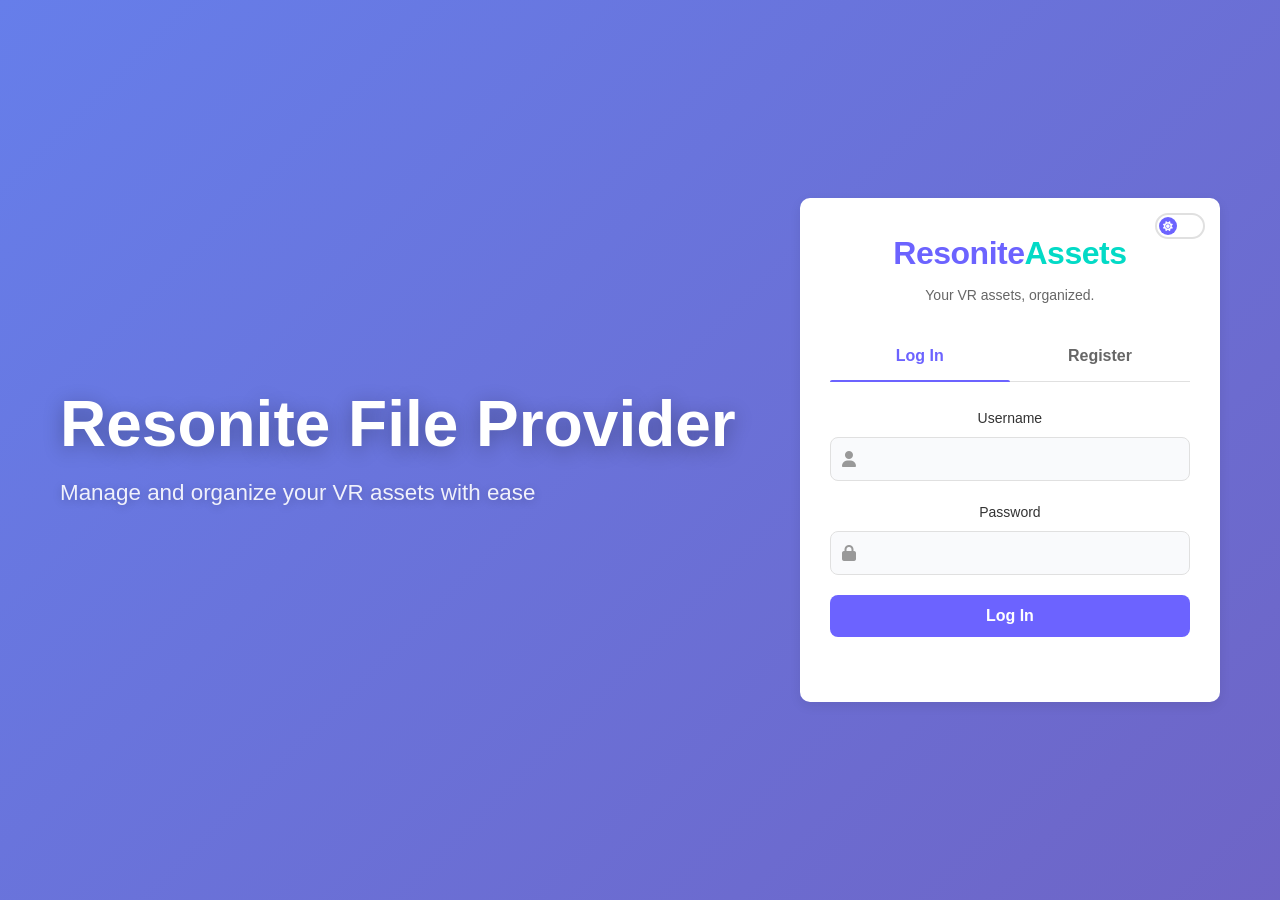
<file: upload-site/login.html>
<!DOCTYPE html>
<html lang="en">
<head>
    <meta charset="UTF-8">
    <meta name="viewport" content="width=device-width, initial-scale=1.0">
    <title>Resonite Asset Manager - Login</title>
    <link rel="stylesheet" href="https://cdnjs.cloudflare.com/ajax/libs/font-awesome/6.4.0/css/all.min.css">
    <link rel="stylesheet" href="styles.css">
    <script src="js/theme.js"></script>
    <style>
        /* Hide dashboard by default */
        #dashboard-section {
            display: none;
        }
        
        /* Login page layout */
        body {
            min-height: 100vh;
            margin: 0;
            padding: 0;
            overflow-x: hidden;
            background: linear-gradient(135deg, #667eea 0%, #764ba2 50%, #00cec9 100%);
            background-size: 400% 400%;
            animation: gradientShift 15s ease infinite;
        }
        
        @keyframes gradientShift {
            0% { background-position: 0% 50%; }
            50% { background-position: 100% 50%; }
            100% { background-position: 0% 50%; }
        }
        
        #auth-section {
            display: flex;
            min-height: 100vh;
            align-items: center;
            justify-content: center;
            padding: 40px;
            background: none;
        }
        
        .auth-layout {
            display: flex;
            align-items: center;
            gap: 4rem;
            max-width: 1200px;
            width: 100%;
        }
        
        .auth-container {
            max-width: 450px;
            position: relative;
            text-align: center;
        }
        
        .hero-text {
            color: white;
            text-align: left;
            flex-shrink: 0;
        }
        
        .hero-title {
            font-size: 4rem;
            font-weight: 700;
            margin-bottom: 1rem;
            text-shadow: 0 4px 20px rgba(0,0,0,0.3);
            line-height: 1.1;
        }
        
        .hero-subtitle {
            font-size: 1.4rem;
            font-weight: 300;
            opacity: 0.9;
            text-shadow: 0 2px 10px rgba(0,0,0,0.2);
        }
        
        @media (max-width: 1024px) {
            .auth-layout {
                flex-direction: column;
                gap: 2rem;
                text-align: center;
            }
            
            .hero-text {
                text-align: center;
            }
            
            .hero-title {
                font-size: 3rem;
            }
            
            .hero-subtitle {
                font-size: 1.2rem;
            }
        }
        
        @media (max-width: 768px) {
            .hero-title {
                font-size: 2.5rem;
            }
            
            .hero-subtitle {
                font-size: 1.1rem;
            }
            
            #auth-section {
                padding: 20px;
            }
        }
        
        @media (max-width: 480px) {
            .hero-title {
                font-size: 2rem;
            }
            
            .hero-subtitle {
                font-size: 1rem;
            }
        }
    </style>
</head>
<body>
    <div id="app">
        <!-- Auth Section -->
        <section id="auth-section" class="active-section">
            <div class="container">
                <div class="auth-layout">
                    <!-- Hero Text -->
                    <div class="hero-text">
                        <h1 class="hero-title">Resonite File Provider</h1>
                        <p class="hero-subtitle">Manage and organize your VR assets with ease</p>
                    </div>
                    
                    <div class="auth-container">
                        <div style="position: absolute; top: 15px; right: 15px;">
                            <div id="theme-toggle" class="theme-toggle" title="Toggle dark mode">
                                <div class="theme-toggle-slider">
                                    <i class="theme-toggle-icon fas fa-sun"></i>
                                </div>
                            </div>
                        </div>
                        
                        <div class="logo-container">
                            <div class="logo">Resonite<span>Assets</span></div>
                            <p class="tagline">Your VR assets, organized.</p>
                        </div>
                    
                    <div class="tabs">
                        <div class="tab active" data-tab="login">Log In</div>
                        <div class="tab" data-tab="register">Register</div>
                    </div>
                    
                    <div class="form-container login active-form">
                        <form id="login-form" action="/auth/login" method="POST">
                            <div class="input-group">
                                <label for="login-username">Username</label>
                                <div class="input-icon">
                                    <i class="fas fa-user"></i>
                                    <input type="text" id="login-username" name="username" required>
                                </div>
                            </div>
                            <div class="input-group">
                                <label for="login-password">Password</label>
                                <div class="input-icon">
                                    <i class="fas fa-lock"></i>
                                    <input type="password" id="login-password" name="password" required>
                                </div>
                            </div>
                            <button type="submit" class="btn btn-primary">Log In</button>
                            <p id="login-message" class="message"></p>
                        </form>
                    </div>
                    
                    <div class="form-container register">
                        <form id="register-form" action="/auth/register" method="POST">
                            <div class="input-group">
                                <label for="register-username">Username</label>
                                <div class="input-icon">
                                    <i class="fas fa-user"></i>
                                    <input type="text" id="register-username" name="username" required>
                                </div>
                            </div>
                            <div class="input-group">
                                <label for="register-password">Password</label>
                                <div class="input-icon">
                                    <i class="fas fa-lock"></i>
                                    <input type="password" id="register-password" name="password" required>
                                </div>
                            </div>
                            <div class="input-group">
                                <label for="register-confirm">Confirm Password</label>
                                <div class="input-icon">
                                    <i class="fas fa-lock"></i>
                                    <input type="password" id="register-confirm" required>
                                </div>
                            </div>
                            <div class="input-group" id="invite-code-group" style="display: none;">
                                <label for="register-invite-code">Invite Code</label>
                                <div class="input-icon">
                                    <i class="fas fa-ticket-alt"></i>
                                    <input type="text" id="register-invite-code" name="inviteCode" placeholder="Enter invite code">
                                </div>
                            </div>
                            <button type="submit" class="btn btn-primary">Register</button>
                            <p id="register-message" class="message"></p>
                        </form>
                    </div>
                    </div>
                </div>
            </div>
        </section>
    </div>
    
    <script>
    console.log("Login page loaded");
    </script>
    <script src="js/auth.js"></script>
    <script>
    console.log("Auth.js script loaded");
    // Add debug output to show auth cookie
    document.addEventListener('DOMContentLoaded', () => {
        console.log("Login page fully loaded");
        console.log("Current cookies:", document.cookie);
        
        // Check for existing auth cookie and redirect if present
        function getCookie(name) {
            const value = `; ${document.cookie}`;
            const parts = value.split(`; ${name}=`);
            if (parts.length === 2) return parts.pop().split(';').shift();
            return null;
        }
        
        // Try to redirect to dashboard if we have a token
        const authToken = getCookie('auth_token');
        if (authToken) {
            console.log("Found auth token, redirecting to dashboard...");
            // Add a timestamp parameter to prevent caching
            window.location.replace(`/dashboard?t=${Date.now()}`);
            return;
        }
        
        // Check for query parameters
        const urlParams = new URLSearchParams(window.location.search);
        if (urlParams.has('debug')) {
            console.log("Debug mode enabled");
        }
        
        // If redirected from dashboard, show debug info
        if (urlParams.has('from')) {
            console.log("Redirected from:", urlParams.get('from'));
        }
    });
    </script>
</body>
</html>
</file>
<file: upload-site/styles.css>
:root {
    --primary-color: #6c63ff;
    --primary-light: #9d97ff;
    --primary-dark: #4b45b3;
    --secondary-color: #03dac6;
    --secondary-dark: #018786;
    --text-color: #333333;
    --text-light: #666666;
    --text-lighter: #999999;
    --bg-color: #f5f7fa;
    --white: #ffffff;
    --error-color: #e53935;
    --warning-color: #ff9800;
    --success-color: #4caf50;
    --border-color: #e0e0e0;
    --shadow-color: rgba(0, 0, 0, 0.1);
    --card-shadow: 0 4px 12px rgba(0, 0, 0, 0.08);
    --transition: all 0.3s ease;
    --border-radius: 10px;
}

/* Dark theme variables */
[data-theme="dark"] {
    --primary-color: #7c73ff;
    --primary-light: #a59dff;
    --primary-dark: #5b55b3;
    --secondary-color: #1de9b6;
    --secondary-dark: #00bfa5;
    --text-color: #e4e6ea;
    --text-light: #b0b3b8;
    --text-lighter: #8a8d91;
    --bg-color: #18191a;
    --white: #242526;
    --error-color: #ff5252;
    --warning-color: #ffb74d;
    --success-color: #66bb6a;
    --border-color: #3a3b3c;
    --shadow-color: rgba(0, 0, 0, 0.3);
    --card-shadow: 0 4px 12px rgba(0, 0, 0, 0.25);
}

* {
    margin: 0;
    padding: 0;
    box-sizing: border-box;
}

body {
    font-family: 'Segoe UI', Tahoma, Geneva, Verdana, sans-serif;
    background-color: var(--bg-color);
    color: var(--text-color);
    line-height: 1.6;
}

.container {
    width: 100%;
    max-width: 1280px;
    margin: 0 auto;
    padding: 0 20px;
}

.hidden {
    display: none !important;
}

.mt-4 {
    margin-top: 1.5rem;
}

/* Auth Section */
#auth-section {
    display: none;
    min-height: 100vh;
    display: flex;
    align-items: center;
    justify-content: center;
    background: linear-gradient(135deg, var(--primary-light), var(--primary-dark));
    padding: 20px;
}

#auth-section.active-section {
    display: flex;
}

.auth-container {
    background-color: var(--white);
    border-radius: var(--border-radius);
    box-shadow: var(--card-shadow);
    width: 100%;
    max-width: 400px;
    overflow: hidden;
    padding: 30px;
    animation: fadeIn 0.5s ease;
}

@keyframes fadeIn {
    from {
        opacity: 0;
        transform: translateY(-10px);
    }
    to {
        opacity: 1;
        transform: translateY(0);
    }
}

.logo-container {
    text-align: center;
    margin-bottom: 25px;
}

.logo {
    font-size: 32px;
    font-weight: 700;
    color: var(--primary-color);
    letter-spacing: -0.5px;
}

.logo span {
    color: var(--secondary-color);
}

.tagline {
    color: var(--text-light);
    font-size: 14px;
    margin-top: 5px;
}

.tabs {
    display: flex;
    margin-bottom: 25px;
    border-bottom: 1px solid var(--border-color);
}

.tab {
    flex: 1;
    text-align: center;
    padding: 12px 0;
    cursor: pointer;
    font-weight: 600;
    transition: var(--transition);
    color: var(--text-light);
    position: relative;
}

.tab.active {
    color: var(--primary-color);
}

.tab.active::after {
    content: '';
    position: absolute;
    bottom: -1px;
    left: 0;
    width: 100%;
    height: 2px;
    background-color: var(--primary-color);
    border-radius: 2px 2px 0 0;
}

.form-container {
    display: none;
}

.form-container.active-form {
    display: block;
    animation: fadeIn 0.3s ease;
}

.input-group {
    margin-bottom: 20px;
}

label {
    display: block;
    margin-bottom: 8px;
    font-weight: 500;
    font-size: 14px;
    color: var(--text-color);
}

input {
    width: 100%;
    padding: 12px;
    border: 1px solid var(--border-color);
    border-radius: 8px;
    font-size: 16px;
    transition: var(--transition);
    background-color: #f9fafc;
}

input:focus {
    border-color: var(--primary-light);
    outline: none;
    box-shadow: 0 0 0 3px rgba(108, 99, 255, 0.1);
    background-color: var(--white);
}

.input-icon {
    position: relative;
}

.input-icon i {
    position: absolute;
    left: 12px;
    top: 50%;
    transform: translateY(-50%);
    color: var(--text-lighter);
}

.input-icon input {
    padding-left: 40px;
}

.btn {
    background-color: var(--primary-color);
    color: var(--white);
    border: none;
    padding: 12px 20px;
    border-radius: 8px;
    cursor: pointer;
    font-size: 16px;
    font-weight: 600;
    transition: var(--transition);
    width: 100%;
    display: inline-flex;
    align-items: center;
    justify-content: center;
    gap: 8px;
}

.btn:hover {
    background-color: var(--primary-dark);
    transform: translateY(-2px);
    box-shadow: 0 4px 8px rgba(0, 0, 0, 0.1);
}

.btn:active {
    transform: translateY(0);
}

.btn-small {
    padding: 8px 14px;
    font-size: 14px;
    width: auto;
}

.btn-danger {
    background-color: var(--error-color);
}

.btn-danger:hover {
    background-color: #c62828;
}
.side-btn-danger {
    background-color: #c62828;
}

.side-btn-danger:hover {
    background-color: var(--error-color);
}

.message {
    margin-top: 15px;
    text-align: center;
    min-height: 20px;
    font-size: 14px;
    padding: 8px;
    border-radius: 6px;
}

.message.error {
    color: var(--error-color);
    background-color: rgba(229, 57, 53, 0.1);
}

.message.success {
    color: var(--success-color);
    background-color: rgba(76, 175, 80, 0.1);
}

/* Dashboard Section */
#dashboard-section {
    display: none;
    min-height: 100vh;
    background-color: var(--bg-color);
}

#dashboard-section.active-section {
    display: block;
}

.main-header {
    background-color: var(--white);
    box-shadow: 0 2px 8px var(--shadow-color);
    padding: 15px 0;
    position: sticky;
    top: 0;
    z-index: 10;
}

.main-header .container {
    display: flex;
    justify-content: space-between;
    align-items: center;
}

.user-info {
    display: flex;
    align-items: center;
    gap: 15px;
}

#username-display {
    font-weight: 600;
    color: var(--text-color);
}

/* Theme Toggle Button */
.theme-toggle {
    background: var(--white);
    border: 2px solid var(--border-color);
    border-radius: 25px;
    width: 50px;
    height: 26px;
    position: relative;
    cursor: pointer;
    transition: var(--transition);
    display: flex;
    align-items: center;
    padding: 2px;
}

.theme-toggle:hover {
    border-color: var(--primary-color);
}

.theme-toggle-slider {
    width: 18px;
    height: 18px;
    background: var(--primary-color);
    border-radius: 50%;
    position: absolute;
    transition: var(--transition);
    display: flex;
    align-items: center;
    justify-content: center;
    font-size: 10px;
    color: var(--white);
    left: 2px;
}

[data-theme="dark"] .theme-toggle-slider {
    transform: translateX(24px);
}

.theme-toggle-icon {
    font-size: 10px;
    transition: var(--transition);
}

.main-content {
    display: flex;
    margin-top: 20px;
    gap: 20px;
    min-height: calc(100vh - 70px);
    padding-bottom: 30px;
}

.sidebar {
    width: 280px;
    background-color: var(--white);
    border-radius: var(--border-radius);
    box-shadow: var(--card-shadow);
    padding: 20px;
    flex-shrink: 0;
    height: fit-content;
    position: sticky;
    top: 85px;
}

.sidebar-header {
    display: flex;
    justify-content: space-between;
    align-items: center;
    margin-bottom: 15px;
    padding-bottom: 10px;
    border-bottom: 1px solid var(--border-color);
}

.sidebar-header h3 {
    font-size: 16px;
    font-weight: 600;
    color: var(--text-color);
}

.folder-tree, .inventory-tree {
    max-height: 300px;
    overflow-y: auto;
    padding-right: 5px;
}

.folder-tree::-webkit-scrollbar, .inventory-tree::-webkit-scrollbar {
    width: 6px;
}

.folder-tree::-webkit-scrollbar-thumb, .inventory-tree::-webkit-scrollbar-thumb {
    background-color: var(--border-color);
    border-radius: 3px;
}

.folder-tree::-webkit-scrollbar-track, .inventory-tree::-webkit-scrollbar-track {
    background-color: transparent;
}

.folder, .inventory {
    padding: 12px 15px;
    margin-bottom: 8px;
    cursor: pointer;
    display: flex;
    align-items: center;
    justify-content: space-between;
    border-radius: 12px;
    transition: var(--transition);
    position: relative;
    background: rgba(108, 99, 255, 0.05);
    border: 1px solid rgba(108, 99, 255, 0.1);
}

.folder:hover, .inventory:hover {
    background-color: rgba(108, 99, 255, 0.05);
    color: var(--primary-color);
}

.folder i, .inventory i {
    margin-right: 10px;
    color: var(--text-light);
}

.folder:hover i, .inventory:hover i {
    color: var(--primary-color);
}

.folder.active, .inventory.active {
    background-color: rgba(108, 99, 255, 0.1);
    color: var(--primary-color);
    font-weight: 600;
}

.folder.active i, .inventory.active i {
    color: var(--primary-color);
}

.empty-folder {
    text-align: center;
    color: var(--text-lighter);
    padding: 15px 0;
    font-size: 14px;
}

.content {
    flex-grow: 1;
    background-color: var(--white);
    border-radius: var(--border-radius);
    box-shadow: var(--card-shadow);
    padding: 20px;
}

.toolbar {
    display: flex;
    justify-content: space-between;
    align-items: center;
    margin-bottom: 25px;
    padding-bottom: 15px;
    border-bottom: 1px solid var(--border-color);
}

.navigation-controls {
    display: flex;
    align-items: center;
    gap: 10px;
}

.btn-icon {
    background-color: var(--white);
    color: var(--text-color);
    border: 1px solid var(--border-color);
    width: 36px;
    height: 36px;
    border-radius: 50%;
    display: flex;
    align-items: center;
    justify-content: center;
    transition: var(--transition);
    cursor: pointer;
    padding: 0;
    font-size: 14px;
}

.btn-icon:hover:not(.disabled) {
    background-color: var(--primary-color);
    color: var(--white);
    border-color: var(--primary-color);
}

.btn-icon.disabled {
    opacity: 0.5;
    cursor: not-allowed;
    background-color: #f0f0f0;
}

.breadcrumbs {
    display: flex;
    align-items: center;
    flex-wrap: wrap;
    font-size: 14px;
}

.breadcrumb-item {
    color: var(--text-color);
    text-decoration: none;
    transition: var(--transition);
}

.breadcrumb-item:hover {
    color: var(--primary-color);
    text-decoration: underline;
}

.breadcrumb-separator {
    margin: 0 8px;
    color: var(--text-light);
}

.items-container {
    padding: 20px;
}

/* Folder grid styling */
.folder-grid {
    display: grid;
    grid-template-columns: repeat(auto-fill, minmax(150px, 1fr));
    gap: 15px;
    margin-bottom: 25px;
}

.folder-item {
    background-color: var(--bg-color);
    border-radius: 10px;
    padding: 15px;
    text-align: center;
    transition: var(--transition);
    cursor: pointer;
    display: flex;
    flex-direction: column;
    align-items: center;
    box-shadow: 0 2px 5px rgba(0, 0, 0, 0.05);
    position: relative;
}

.folder-item:hover {
    transform: translateY(-5px);
    box-shadow: var(--card-shadow);
}

.folder-icon {
    font-size: 36px;
    color: #ffb74d;
    margin-top: -10px;
    margin-bottom: 10px;
    transition: var(--transition);
}

.folder-item:hover .folder-icon {
    transform: scale(1.1);
}

.folder-name {
    font-weight: 500;
    word-break: break-word;
    width: 100%;
}

/* Item styling */
.item {
    background-color: var(--bg-color);
    border-radius: 10px;
    padding: 20px;
    text-align: center;
    transition: var(--transition);
    position: relative;
    overflow: hidden;
    display: flex;
    flex-direction: row;
    align-items: center;
    box-shadow: 0 2px 5px rgba(0, 0, 0, 0.05);
}

.item:hover {
    transform: translateY(-5px);
    box-shadow: var(--card-shadow);
}

.item-icon {
    font-size: 36px;
    color: var(--primary-color);
    transition: var(--transition);
}

.item:hover .item-icon {
    transform: scale(1.1);
}

.item-name {
    font-weight: 500;
    word-break: break-word;
    flex-grow: 1;
    text-align: left;
    margin-left: 15px;
    width: 100%;
}

.item-actions {
    display: flex;
    justify-content: right;
    gap: 10px;
    width: 40%;
}

.item-link, .delete-item {
    background-color: var(--white);
    color: var(--text-color);
    width: 36px;
    height: 36px;
    border-radius: 50%;
    display: flex;
    align-items: center;
    justify-content: center;
    transition: var(--transition);
    cursor: pointer;
    border: none;
    box-shadow: 0 2px 5px rgba(0, 0, 0, 0.1);
}
/* Inventory delete button - fancy rounded corner design */
.delete-inventory-btn {
    background-color: var(--error-color);
    color: var(--white);
    width: 24px;
    height: 24px;
    border-radius: 0 8px 0 8px;
    display: flex;
    align-items: center;
    justify-content: center;
    transition: var(--transition);
    cursor: pointer;
    border: none;
    box-shadow: 0 2px 8px rgba(229, 57, 53, 0.3);
    position: absolute;
    top: 0;
    right: 0;
    z-index: 2;
}

.delete-inventory-btn i {
    font-size: 10px;
    line-height: 1;
    position: absolute;
    top: 50%;
    left: 50%;
    transform: translate(-50%, -50%);
}

.delete-inventory-btn:hover {
    background-color: #c62828;
    transform: scale(1.1);
    box-shadow: 0 4px 12px rgba(229, 57, 53, 0.4);
}

/* Folder delete button - fancy rounded corner design */
.delete-folder-btn {
    background-color: var(--error-color);
    color: var(--white);
    width: 28px;
    height: 28px;
    border-radius: 0 10px 0 10px;
    display: flex;
    align-items: center;
    justify-content: center;
    transition: var(--transition);
    cursor: pointer;
    border: none;
    box-shadow: 0 2px 8px rgba(229, 57, 53, 0.3);
    position: absolute;
    top: 0;
    right: 0;
    z-index: 2;
}

.delete-folder-btn i {
    font-size: 12px;
    line-height: 1;
    display: flex;
    align-items: center;
    justify-content: center;
}

.delete-folder-btn:hover {
    background-color: #c62828;
    transform: scale(1.1);
    box-shadow: 0 4px 12px rgba(229, 57, 53, 0.4);
}
.item-link {
    color: var(--primary-color);
    text-decoration: none;
}

.item-link:hover {
    background-color: var(--primary-color);
    color: var(--white);
    transform: translateY(-2px);
}

.delete-item {
    color: var(--error-color);
    background-color: var(--white);
}

.delete-item:hover {
    background-color: var(--error-color);
    color: var(--white);
    transform: translateY(-2px);
}

.no-items-message {
    grid-column: 1 / -1;
    text-align: center;
    color: var(--text-light);
    padding: 40px 0;
    display: flex;
    flex-direction: column;
    align-items: center;
    gap: 15px;
}

.no-items-message i {
    color: var(--text-lighter);
    margin-bottom: 10px;
}

.help-text {
    color: var(--text-lighter);
    font-size: 14px;
    margin-top: 5px;
}

.welcome-message {
    grid-column: 1 / -1;
    text-align: center;
    color: var(--text-color);
    padding: 60px 0;
    display: flex;
    flex-direction: column;
    align-items: center;
    gap: 15px;
}

.welcome-message i {
    color: var(--primary-color);
    margin-bottom: 15px;
}

.welcome-message h2 {
    font-size: 24px;
    margin-bottom: 10px;
}

.welcome-message p {
    color: var(--text-light);
}

/* File Upload Styling */
.file-upload-container {
    position: relative;
    margin-top: 10px;
}

.file-upload-container input[type="file"] {
    position: absolute;
    left: 0;
    top: 0;
    opacity: 0;
    width: 100%;
    height: 100%;
    cursor: pointer;
}

.file-upload-label {
    display: flex;
    align-items: center;
    gap: 10px;
    padding: 12px 15px;
    background-color: #f1f3f9;
    border: 1px dashed var(--border-color);
    border-radius: 8px;
    cursor: pointer;
    transition: var(--transition);
}

.file-upload-label:hover {
    border-color: var(--primary-color);
    background-color: rgba(108, 99, 255, 0.05);
}

.file-upload-label i {
    color: var(--primary-color);
}

.upload-preview {
    margin: 20px 0;
    padding: 15px;
    background-color: rgba(108, 99, 255, 0.05);
    border-radius: 8px;
    display: flex;
    align-items: center;
    gap: 15px;
}

.preview-icon {
    color: var(--primary-color);
    font-size: 24px;
}

.preview-details {
    flex-grow: 1;
}

#preview-filename {
    font-weight: 600;
    margin-bottom: 5px;
}

#preview-filesize {
    font-size: 13px;
    color: var(--text-light);
}

.progress-container {
    height: 8px;
    background-color: #f1f3f9;
    border-radius: 4px;
    margin: 15px 0;
    overflow: hidden;
}

.progress-bar {
    height: 100%;
    background-color: var(--primary-color);
    width: 0;
    transition: width 0.3s ease;
}

/* Modals */
.modal {
    display: none;
    position: fixed;
    z-index: 100;
    left: 0;
    top: 0;
    width: 100%;
    height: 100%;
    background-color: rgba(0, 0, 0, 0.5);
    align-items: center;
    justify-content: center;
    opacity: 0;
    transition: opacity 0.3s ease;
}

.modal.active {
    display: flex;
    opacity: 1;
}

.modal-content {
    background-color: var(--white);
    border-radius: var(--border-radius);
    width: 90%;
    max-width: 500px;
    box-shadow: 0 10px 25px rgba(0, 0, 0, 0.15);
    transform: scale(0.9);
    transition: transform 0.3s ease;
    max-height: 90vh;
    display: flex;
    flex-direction: column;
}

.modal.active .modal-content {
    transform: scale(1);
}

.modal-header {
    display: flex;
    justify-content: space-between;
    align-items: center;
    padding: 20px;
    border-bottom: 1px solid var(--border-color);
}

.modal-header h3 {
    font-size: 18px;
    font-weight: 600;
    display: flex;
    align-items: center;
    gap: 10px;
}

.modal-header h3 i {
    color: var(--primary-color);
}

.modal-body {
    padding: 20px;
    overflow-y: auto;
}

.close {
    font-size: 24px;
    cursor: pointer;
    transition: var(--transition);
    color: var(--text-light);
    height: 30px;
    width: 30px;
    display: flex;
    align-items: center;
    justify-content: center;
    border-radius: 50%;
}

.close:hover {
    color: var(--error-color);
    background-color: rgba(229, 57, 53, 0.1);
}

.warning {
    color: var(--warning-color);
    background-color: rgba(255, 152, 0, 0.1);
    padding: 10px;
    border-radius: 6px;
    margin: 15px 0;
    display: flex;
    align-items: center;
    gap: 10px;
}

.modal-actions {
    display: flex;
    justify-content: flex-end;
    gap: 10px;
    margin-top: 20px;
}

/* Loading spinner */
.loading-spinner {
    width: 40px;
    height: 40px;
    margin: 20px auto;
    border: 4px solid rgba(108, 99, 255, 0.1);
    border-left-color: var(--primary-color);
    border-radius: 50%;
    animation: spin 1s linear infinite;
}

@keyframes spin {
    to {
        transform: rotate(360deg);
    }
}

/* Responsive */
@media (max-width: 768px) {
    .main-content {
        flex-direction: column;
    }
    
    .sidebar {
        width: 100%;
        position: static;
    }
    
    .folder-grid {
        grid-template-columns: repeat(auto-fill, minmax(120px, 1fr));
    }
    
    .auth-container {
        padding: 20px;
    }
    
    .logo {
        font-size: 28px;
    }
    
    .modal-content {
        width: 95%;
    }
}

@media (max-width: 480px) {
    .folder-grid {
        grid-template-columns: repeat(auto-fill, minmax(100px, 1fr));
    }
    
    .folder-item, .item {
        padding: 15px 10px;
    }
    
    .toolbar {
        flex-direction: column;
        align-items: flex-start;
        gap: 15px;
    }
    
    .breadcrumbs {
        width: 100%;
        overflow-x: auto;
        white-space: nowrap;
        padding-bottom: 5px;
    }
    
    .actions {
        width: 100%;
    }
    
    .actions .btn {
        width: 100%;
    }
}
</file>
